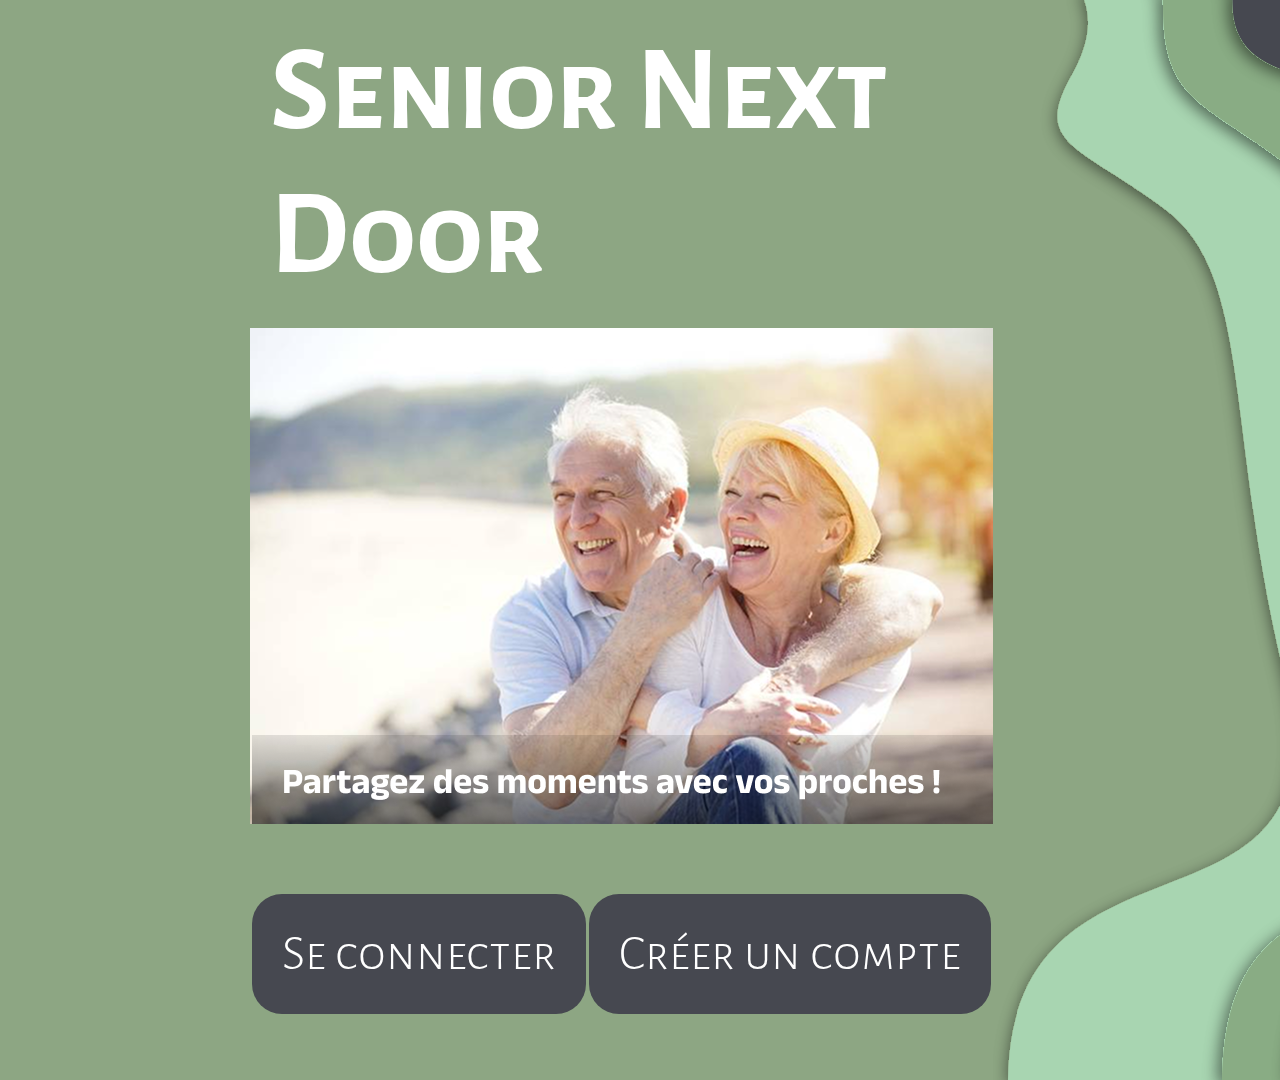
<file: index.html>
<!DOCTYPE html>
<html lang="en">
<head>
    <meta charset="UTF-8">
    <meta name="viewport" content="width=device-width, initial-scale=1.0">
    <link rel="stylesheet" href="index.css">
    <link rel="stylesheet" href="cnx.css">
    <link rel="preconnect" href="https://fonts.googleapis.com">
    <link rel="preconnect" href="https://fonts.gstatic.com" crossorigin>
    <link href="https://fonts.googleapis.com/css2?family=Alegreya+Sans+SC:ital,wght@0,100;0,300;0,400;0,500;0,700;0,800;0,900;1,100;1,300;1,400;1,500;1,700;1,800;1,900&display=swap" rel="stylesheet">
    <title>Senior Nex Door</title>
</head>
<body>
    <div style="display: flex; justify-content: space-between;">
        <div style="display: flex; flex-direction: column; align-items: center; margin-left: 250px;">
            <h1>Senior Next Door</h1>
            <img src="img/imgPresentation.png" alt="">
            <div style="display: flex; align-items: center; justify-content: space-around; width: 100%; margin-top: 40px;">
                <a href="connexion.php">Se connecter</a>
                <a href="cree_compte.php">Créer un compte</a>
            </div>
        </div>
        <img src="img/waveRight.svg" alt="">
        
    </div>
</body>
</html>
</file>
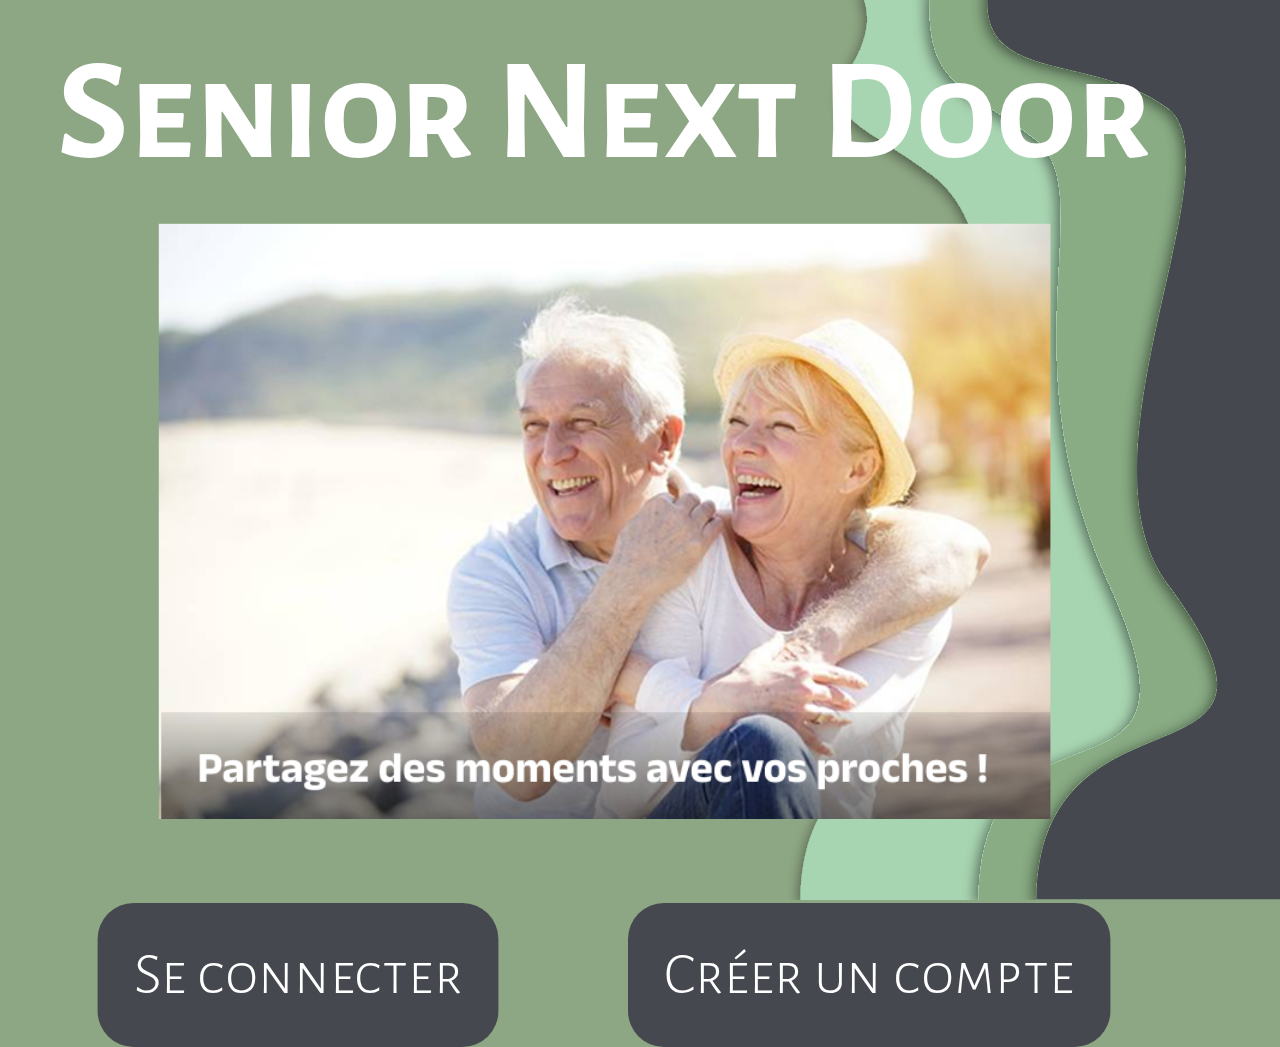
<file: public/index.html>
<!DOCTYPE html>
<html lang="en">
<head>
    <meta charset="UTF-8">
    <link rel="icon" href="favicon.ico" type="image/x-icon"/>
    <link rel="shortcut icon" href="favicon.ico" type="image/x-icon"/>
    <meta name="viewport" content="width=device-width, initial-scale=1.0">
    <link rel="stylesheet" href="style/index.css">
    <link rel="stylesheet" href="style/cnx.css">
    <link rel="preconnect" href="https://fonts.googleapis.com">
    <link rel="preconnect" href="https://fonts.gstatic.com" crossorigin>
    <link href="https://fonts.googleapis.com/css2?family=Alegreya+Sans+SC:ital,wght@0,100;0,300;0,400;0,500;0,700;0,800;0,900;1,100;1,300;1,400;1,500;1,700;1,800;1,900&display=swap" rel="stylesheet">
    <title>Senior Nex Door</title>
</head>
<body>
    <div style="display: flex; justify-content: end; height: 100%;">
        <div class="info">
            <h1>Senior Next Door</h1>
            <img src="img/imgPresentation.png" alt="">
            <div style="display: flex; align-items: center; justify-content: space-around; width: 100%; margin-top: 40px;">
                <a href="connexion.php">Se connecter</a>
                <a href="cree_compte.php">Créer un compte</a>
            </div>
        </div>
        <img src="img/waveRight.svg" alt="">
        
    </div>
</body>
</html>
</file>
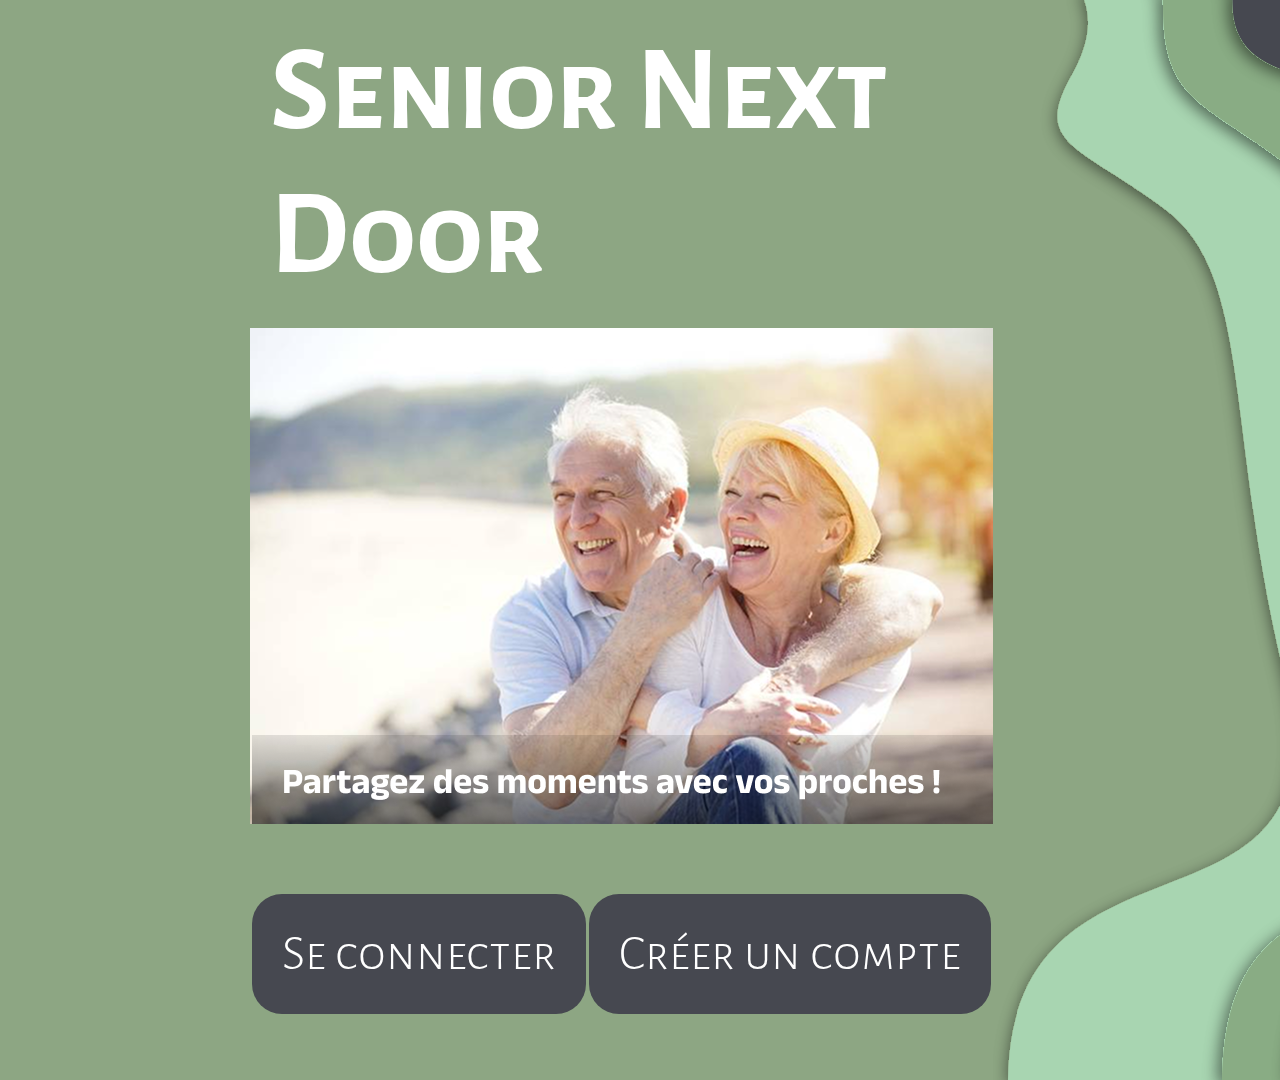
<file: seniorNextDoor/public/index.html>
<!DOCTYPE html>
<html lang="en">
<head>
    <meta charset="UTF-8">
    <link rel="icon" href="favicon.ico" type="image/x-icon"/>
    <link rel="shortcut icon" href="favicon.ico" type="image/x-icon"/>
    <meta name="viewport" content="width=device-width, initial-scale=1.0">
    <link rel="stylesheet" href="style/index.css">
    <link rel="stylesheet" href="style/cnx.css">
    <link rel="preconnect" href="https://fonts.googleapis.com">
    <link rel="preconnect" href="https://fonts.gstatic.com" crossorigin>
    <link href="https://fonts.googleapis.com/css2?family=Alegreya+Sans+SC:ital,wght@0,100;0,300;0,400;0,500;0,700;0,800;0,900;1,100;1,300;1,400;1,500;1,700;1,800;1,900&display=swap" rel="stylesheet">
    <title>Senior Nex Door</title>
</head>
<body>
    <div style="display: flex; justify-content: space-between;">
        <div style="display: flex; flex-direction: column; align-items: center; margin-left: 250px;">
            <h1>Senior Next Door</h1>
            <img src="img/imgPresentation.png" alt="">
            <div style="display: flex; align-items: center; justify-content: space-around; width: 100%; margin-top: 40px;">
                <a href="connexion.php">Se connecter</a>
                <a href="cree_compte.php">Créer un compte</a>
            </div>
        </div>
        <img src="img/waveRight.svg" alt="">
        
    </div>
</body>
</html>
</file>
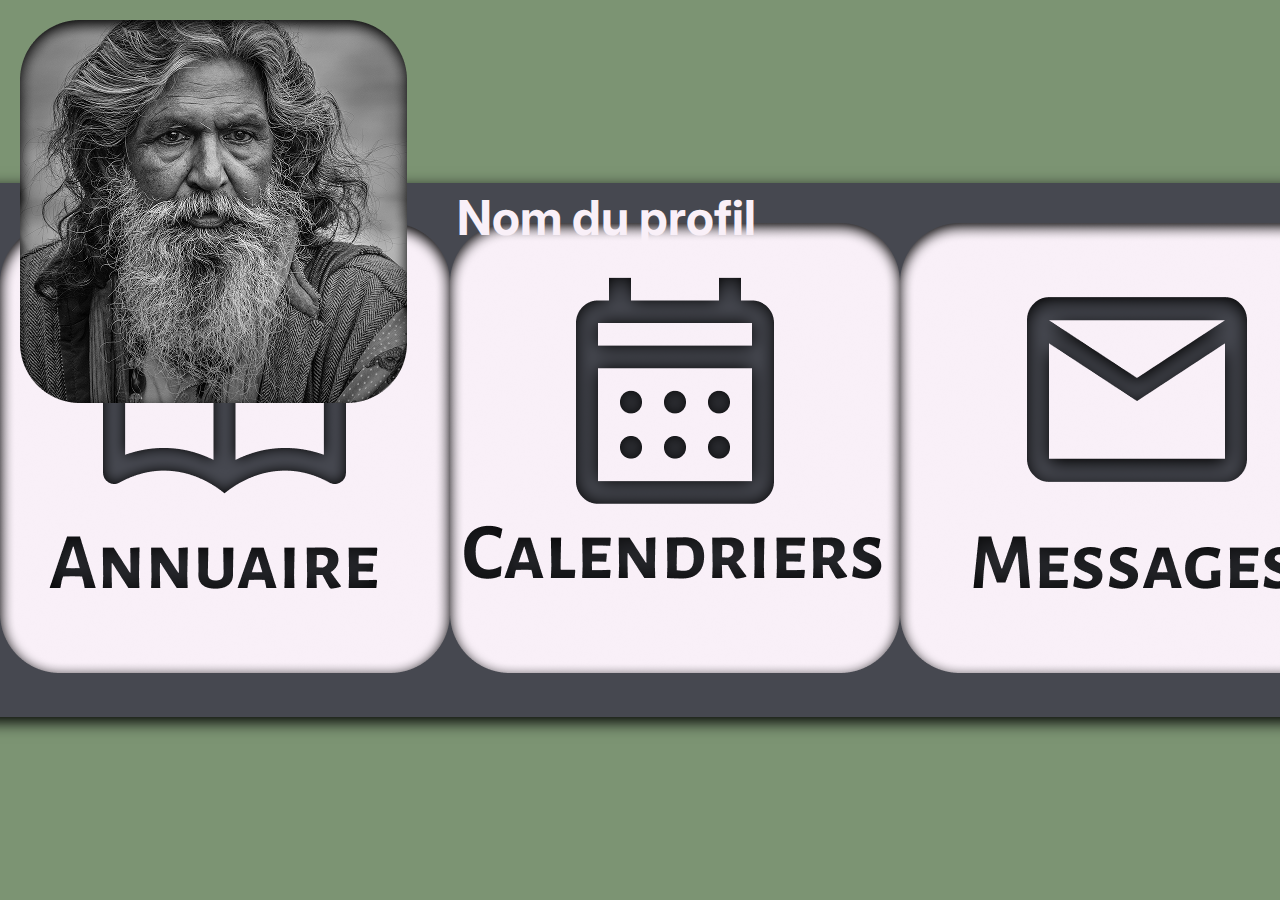
<file: home.html>
<!DOCTYPE html>
<html>
  <head>
    <meta charset="utf-8" />
    <title>Annuaire - Qualité dev</title>
    <link rel="stylesheet" href="home.css" />
    <link rel="preconnect" href="https://fonts.googleapis.com">
<link rel="preconnect" href="https://fonts.gstatic.com" crossorigin>
<link href="https://fonts.googleapis.com/css2?family=Alegreya+Sans+SC:ital,wght@0,100;0,300;0,400;0,500;0,700;0,800;0,900;1,100;1,300;1,400;1,500;1,700;1,800;1,900&display=swap" rel="stylesheet">
<link rel="preconnect" href="https://fonts.googleapis.com">
<link rel="preconnect" href="https://fonts.gstatic.com" crossorigin>
<link href="https://fonts.googleapis.com/css2?family=Alegreya+Sans+SC:ital,wght@0,100;0,300;0,400;0,500;0,700;0,800;0,900;1,100;1,300;1,400;1,500;1,700;1,800;1,900&family=Anek+Devanagari:wght@100..800&display=swap" rel="stylesheet">  
<link rel="preconnect" href="https://fonts.googleapis.com">
<link rel="preconnect" href="https://fonts.gstatic.com" crossorigin>
<link href="https://fonts.googleapis.com/css2?family=Inter:ital,opsz,wght@0,14..32,100..900;1,14..32,100..900&display=swap" rel="stylesheet">
</head>
<body>
<div class="profil">
    <a href="profil.html">
    <img src="GigaChad.png" alt="Photo de profil">
</a>
    <p><b>Nom du profil</b></p>
</div>
<div class="menu">
    <a href="annuaire.php"><img src="Annuaire.png"></a>
    <a href="calendrier.html"><img src="Calendrier.png"></a>
    <a href="messages.html"><img src="Messages.png"></a>
</div>
</div>
</body>
</html>
</file>
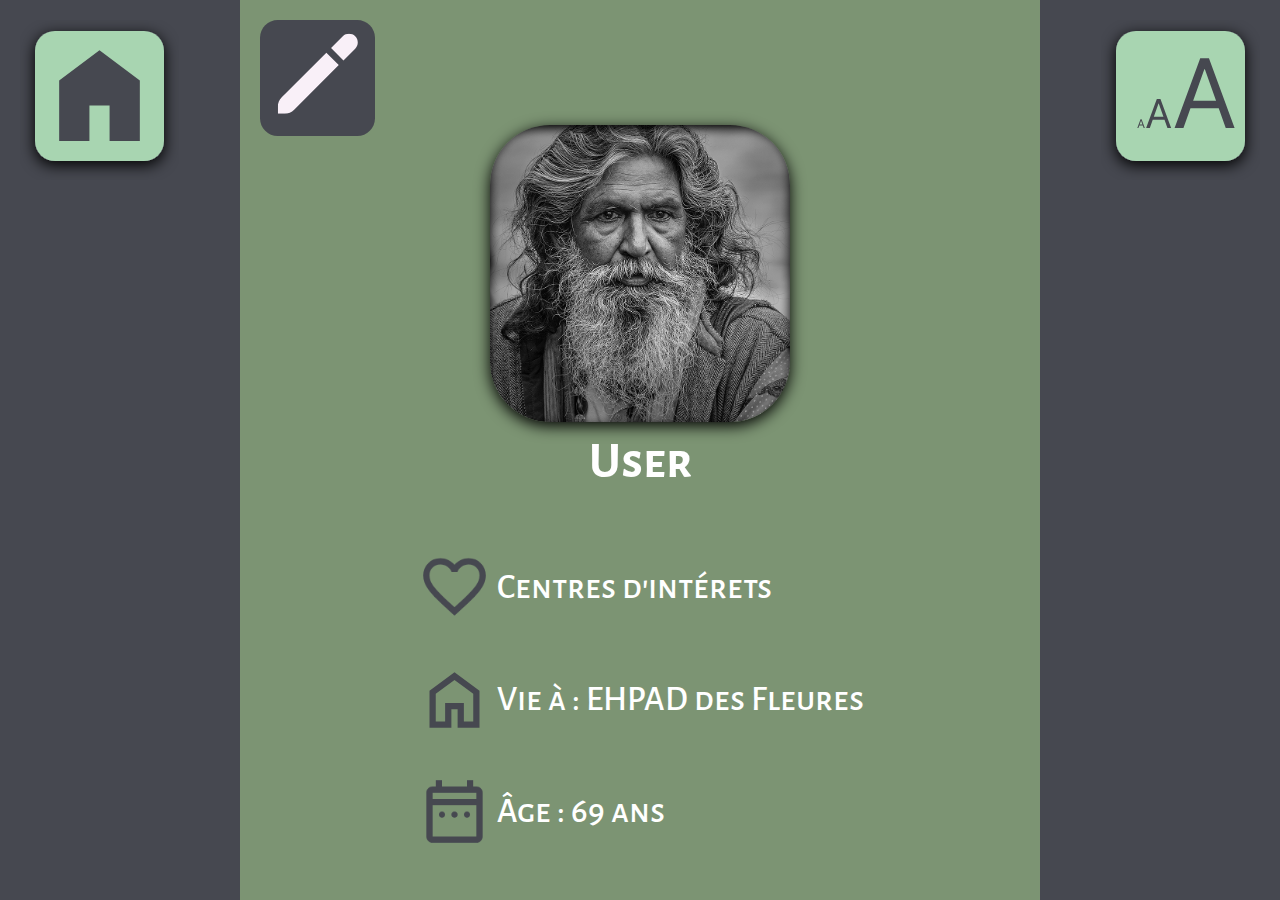
<file: profil.html>
<!DOCTYPE html>
<html lang="en">
<head>
    <meta charset="UTF-8">
    <meta name="viewport" content="width=device-width, initial-scale=1.0">
    <link rel="preconnect" href="https://fonts.googleapis.com">
    <link rel="preconnect" href="https://fonts.gstatic.com" crossorigin>
    <link href="https://fonts.googleapis.com/css2?family=Alegreya+Sans+SC:ital,wght@0,100;0,300;0,400;0,500;0,700;0,800;0,900;1,100;1,300;1,400;1,500;1,700;1,800;1,900&display=swap" rel="stylesheet">
    <link rel="stylesheet" href="profil.css">
    <title>Profil</title>
</head>
<body>
    <a href="home.php"><img style="position: absolute; top: 20px; left: 20px;" src="img/btnHome.svg" alt=""></a>

    <!-- implémanter l'augmentation de la taille du texte avec du js-->
    <a href="profil.html"><img style="position: absolute; top: 20px; right: 20px;" src="img/btnAugTailleText.svg" alt=""></a>

    <div style="display: flex; flex-direction: column; align-items: center;">
        <div class="divCenter">
            <img class="userIcon" src="img/userIcon.png" alt="">
            <h1>User</h1>
            <a href="compte.php"><img style="position: absolute; top: 20px; left: 20px; width: 115px;" src="img/btnModifCompte.svg" alt=""></a>
            <div class="descContainer">
                <div class="desc">
                    <img src="img/bio.svg" alt="">
                    <p>Centres d'intérets</p>
                </div>
                <div class="desc">
                    <img src="img/homeIcon.svg" alt="">
                    <p>Vie à : EHPAD des Fleures</p>
                </div>
                <div class="desc">
                    <img src="img/ageIcon.svg" alt="">
                    <p>Âge : 69 ans</p>
                </div>
            </div>
        </div>
    </div>
</body>
</html>
</file>
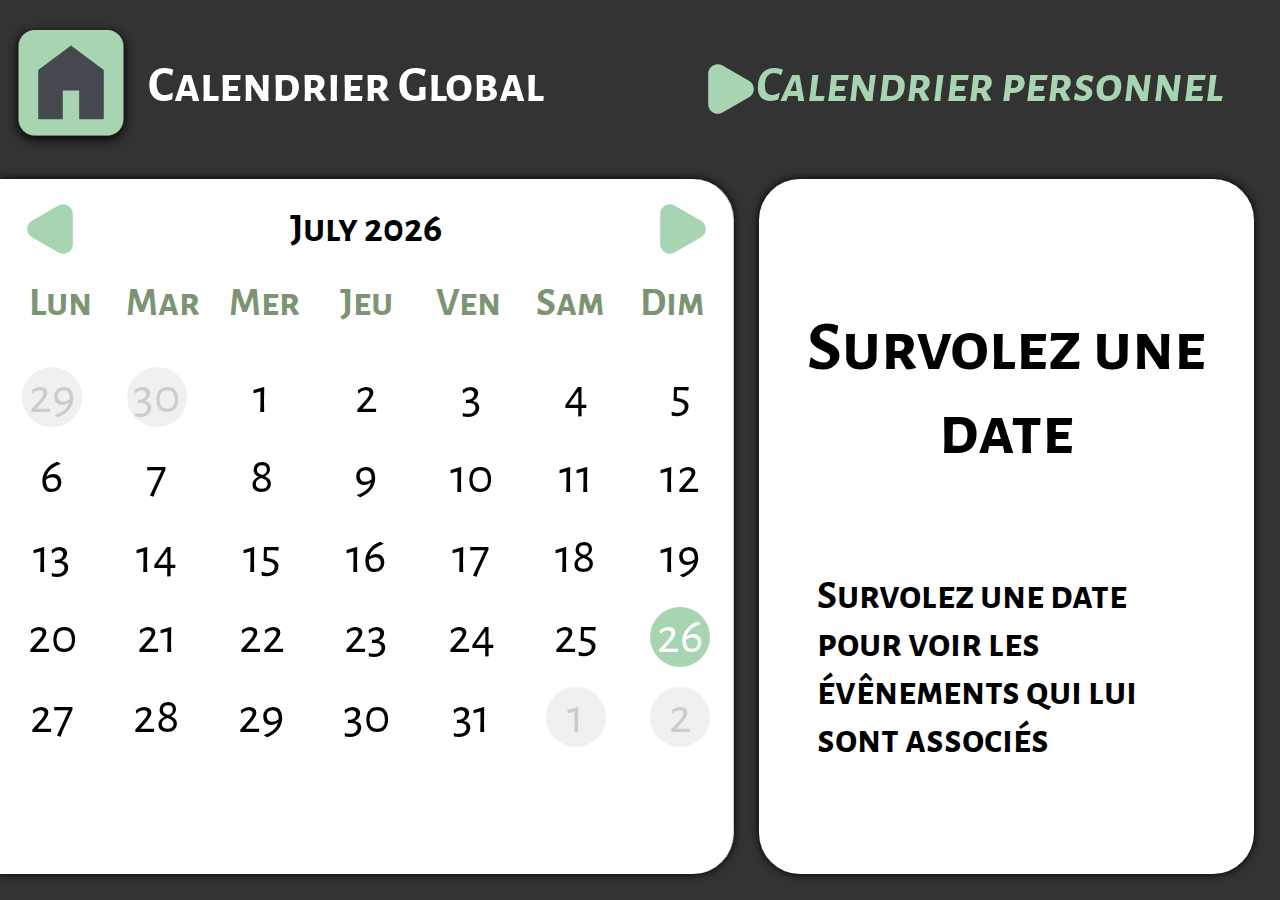
<file: public/CalendrierPerso.html>
<!DOCTYPE html>
<html lang="fr">
<script src="script/Main-perso.js" defer></script>

<head>
    <meta charset="UTF-8">
    <meta name="viewport" content="width=device-width, initial-scale=1.0">
    <title>Calendrier Global</title>
    <link rel="stylesheet" href="style/Stylesheet.css">
</head>

<body>
    <header>
        <div class="nav-buttons">
            <div class="calenderSelection">
                <button onclick="location.href='home.html'"><img src="img/Home.svg" alt="Home"></button>
                <button onclick="location.href='CalendrierGlobal.html'">Calendrier Global</button>

            </div>

            <button class="active"><img src="img/CalendarArrowRight.svg" alt="Calendrier Personnel">Calendrier personnel</button>
        </div>
    </header>
    <main>

        <section class="calendar-section-perso">
            <div class="calendar-header">
                <button id="prev-month"><img src="img/CalendarArrowLeft.svg" alt="Previous month"></button>
                <div class="monthYear" id="monthYear"></div>
                <button id="next-month"><img src="img/CalendarArrowRight.svg" alt="Next month"></button>
            </div>
            <div class="days">
                <div class="day">Lun</div>
                <div class="day">Mar</div>
                <div class="day">Mer</div>
                <div class="day">Jeu</div>
                <div class="day">Ven</div>
                <div class="day">Sam</div>
                <div class="day">Dim</div>
            </div>
            <div class="dates" id="dates"></div>
        </section>
        <section class="event-details-perso">
            <div class="description">
                <h2>Survolez une date</h2>
                <p>Survolez une date pour voir les évênements qui lui sont associés</p>
            </div>
        </section>
    </main>
</body>

</html>
</file>
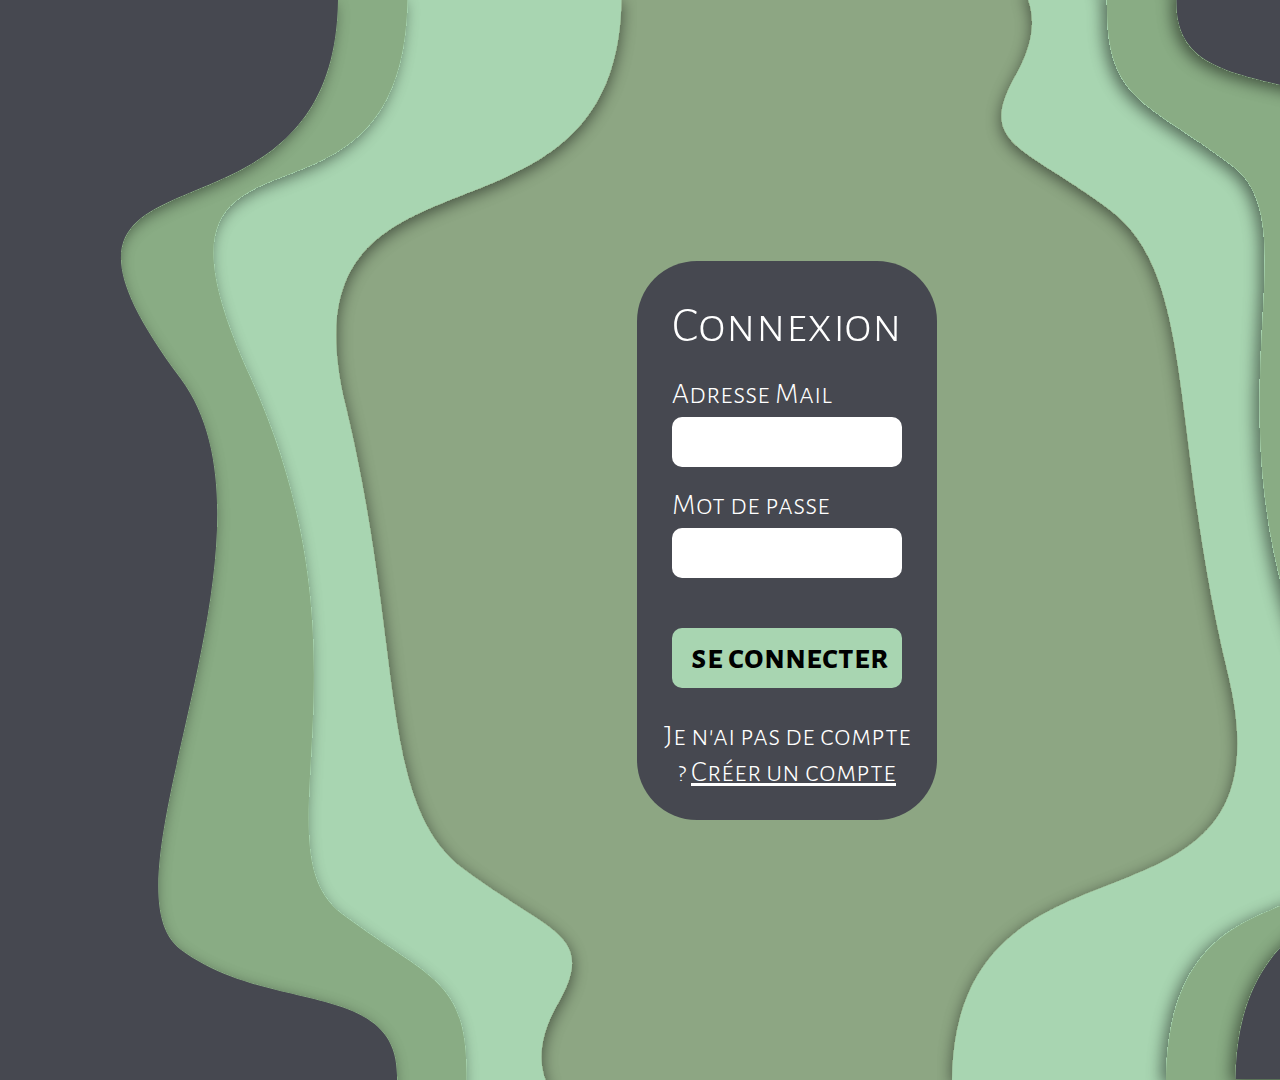
<file: public/connexion.html>
<!DOCTYPE html>
<html lang="fr">
<head>
    <meta charset="UTF-8">
    <link rel="icon" href="favicon.ico" type="image/x-icon"/>
    <link rel="shortcut icon" href="favicon.ico" type="image/x-icon"/>
    <meta name="viewport" content="width=device-width, initial-scale=1.0">
    <link rel="stylesheet" href="style/cnx.css">
    <link rel="preconnect" href="https://fonts.googleapis.com">
    <link rel="preconnect" href="https://fonts.gstatic.com" crossorigin>
    <link href="https://fonts.googleapis.com/css2?family=Alegreya+Sans+SC:ital,wght@0,100;0,300;0,400;0,500;0,700;0,800;0,900;1,100;1,300;1,400;1,500;1,700;1,800;1,900&display=swap" rel="stylesheet">
    
    <title>Se connecter</title>
</head>
<body>
    <div class="fexRowCenter">
        <img src="img/waveLeft.svg" alt="">
        <div class="loginContainer">
            <form action="auth.php" method="post">
            <h2 style="margin: 10px;">Connexion</h2>
                <div style="margin: 10px;">
                    <p>Adresse Mail</p>
                    <input type="text" name="login">
                    <p>Mot de passe</p>
                    <input type="text" name="mdp" >
                    <input id="submitBtn" type="submit" value="se connecter">
                </div>
                
            </form>
            <p style="text-align: center;">Je n'ai pas de compte ? <a href="cree_compte.html">Créer un compte</a></p>
        </div>
        <img src="img/waveRight.svg" alt="">
    </div>
</body>
</html>
</file>
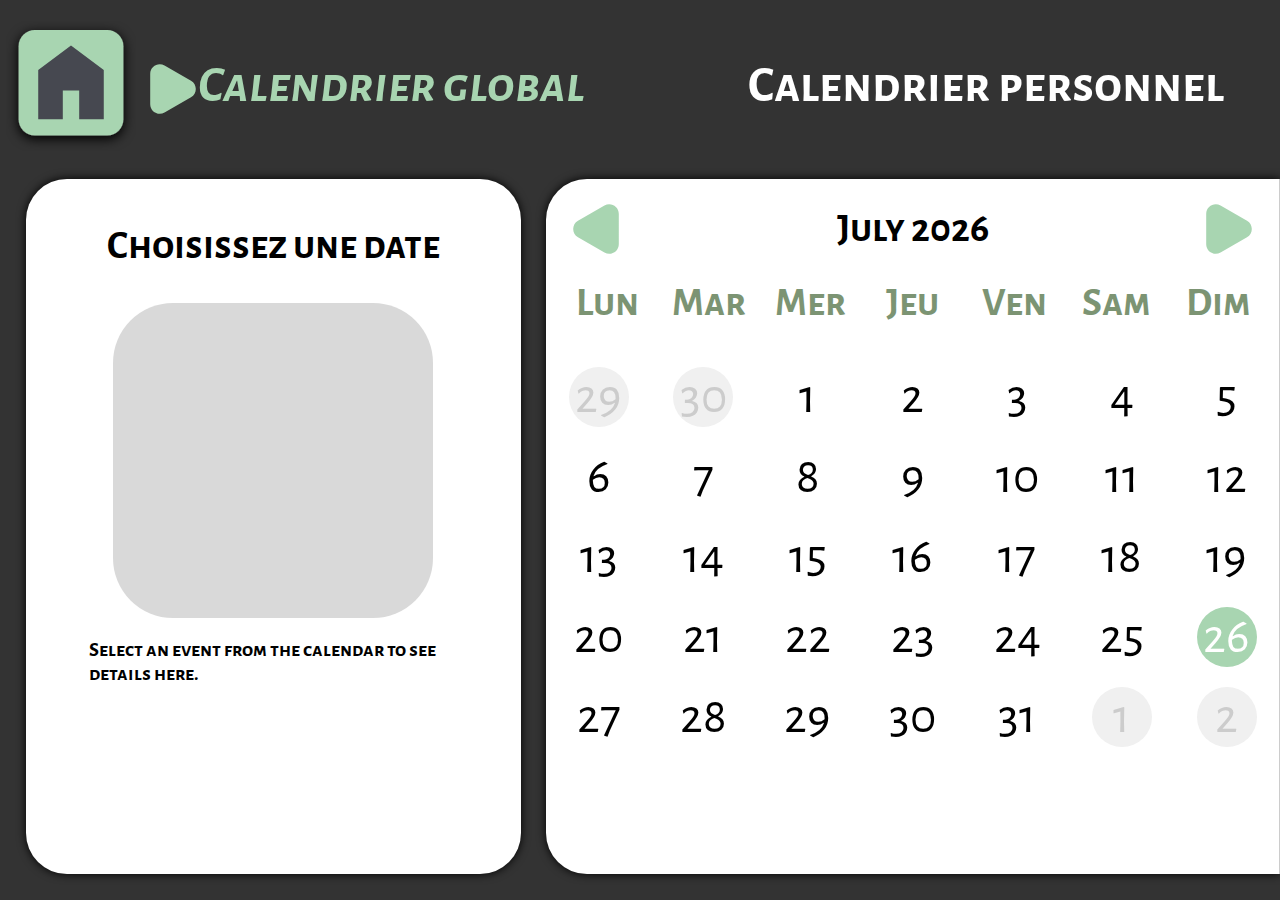
<file: Calendrier/CalendrierGlobal/CalendrierGlobal.html>
<!DOCTYPE html>
<html lang="en">
<script src="Main-global.js" defer></script>

<head>
    <meta charset="UTF-8">
    <meta name="viewport" content="width=device-width, initial-scale=1.0">
    <title>Calendrier Global</title>
    <link rel="stylesheet" href="../Stylesheet.css">
</head>

<body>
    <header>
        <div class="nav-buttons">
            <div class="calenderSelection">
                <button onclick="location.href='home.html'"><img src="Home.svg" alt="Home"></button>
                <button class="active"><img src="CalendarArrowRight.svg" alt="Calendrier Global">Calendrier global</button>
            </div>

            <button onclick="location.href='../CalendrierPerso/CalendrierPerso.html'">Calendrier personnel</button>
        </div>
    </header>
    <main>
        <section class="event-details-global">
            <div class="description">
                <h2>Choisissez une date</h2>
                <img src="Default.png" alt="Event Image">
                <p>Select an event from the calendar to see details here.</p>
            </div>
        </section>
        <section class="calendar-section-global">
            <div class="calendar-header">
                <button id="prev-month"><img src="CalendarArrowLeft.svg" alt="Previous month"></button>
                <div class="monthYear" id="monthYear"></div>
                <button id="next-month"><img src="CalendarArrowRight.svg" alt="Next month"></button>
            </div>
            <div class="days">
                <div class="day">Lun</div>
                <div class="day">Mar</div>
                <div class="day">Mer</div>
                <div class="day">Jeu</div>
                <div class="day">Ven</div>
                <div class="day">Sam</div>
                <div class="day">Dim</div>
            </div>
            <div class="dates" id="dates"></div>
        </section>
    </main>
</body>

</html>
</file>
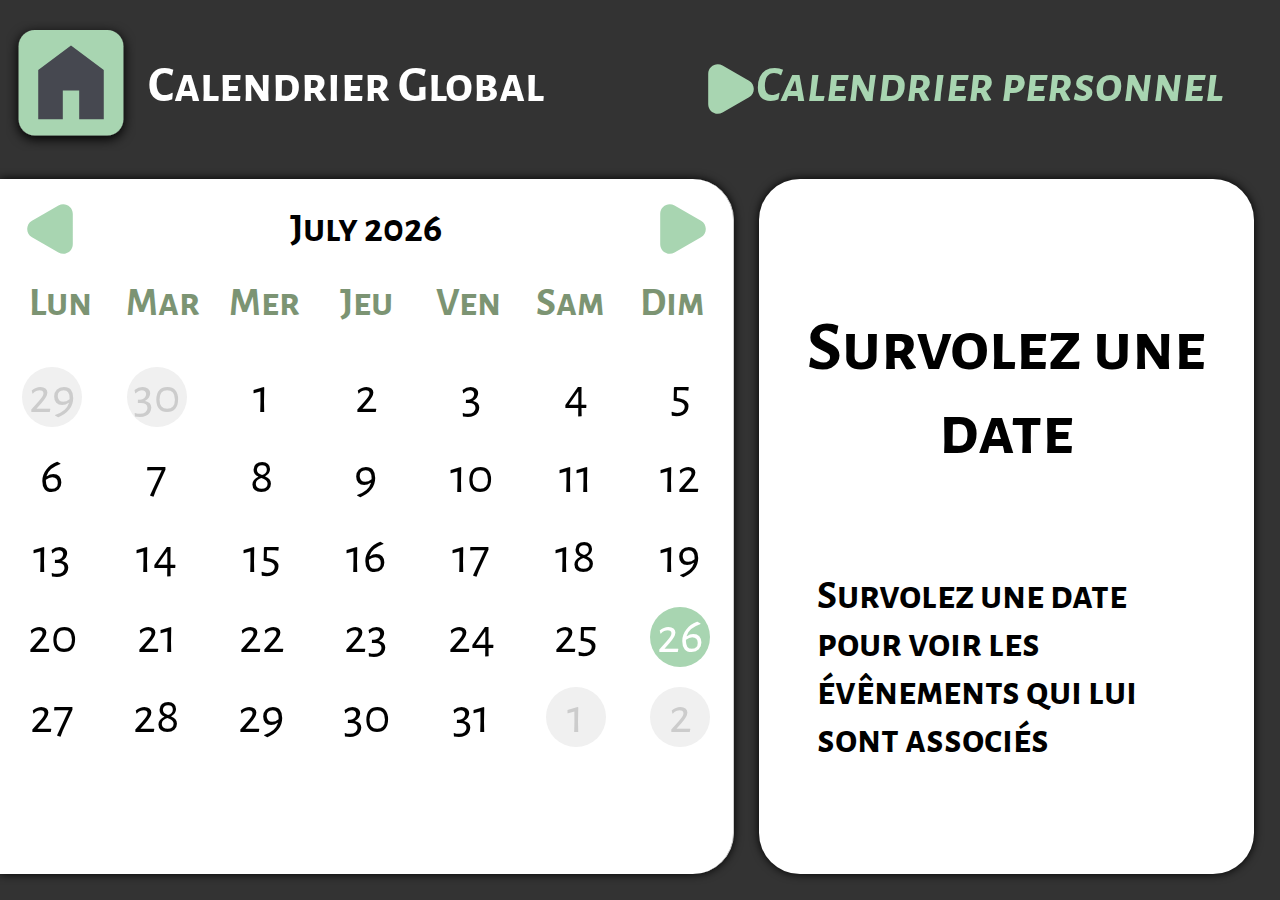
<file: Calendrier/CalendrierPerso/CalendrierPerso.html>
<!DOCTYPE html>
<html lang="en">
<script src="Main-perso.js" defer></script>

<head>
    <meta charset="UTF-8">
    <meta name="viewport" content="width=device-width, initial-scale=1.0">
    <title>Calendrier Global</title>
    <link rel="stylesheet" href="../Stylesheet.css">
</head>

<body>
    <header>
        <div class="nav-buttons">
            <div class="calenderSelection">
                <button onclick="location.href='home.html'"><img src="Home.svg" alt="Home"></button>
                <button onclick="location.href='../CalendrierGlobal/CalendrierGlobal.html'">Calendrier Global</button>

            </div>

            <button class="active"><img src="CalendarArrowRight.svg" alt="Calendrier Personnel">Calendrier personnel</button>
        </div>
    </header>
    <main>

        <section class="calendar-section-perso">
            <div class="calendar-header">
                <button id="prev-month"><img src="CalendarArrowLeft.svg" alt="Previous month"></button>
                <div class="monthYear" id="monthYear"></div>
                <button id="next-month"><img src="CalendarArrowRight.svg" alt="Next month"></button>
            </div>
            <div class="days">
                <div class="day">Lun</div>
                <div class="day">Mar</div>
                <div class="day">Mer</div>
                <div class="day">Jeu</div>
                <div class="day">Ven</div>
                <div class="day">Sam</div>
                <div class="day">Dim</div>
            </div>
            <div class="dates" id="dates"></div>
        </section>
        <section class="event-details-perso">
            <div class="description">
                <h2>Survolez une date</h2>
                <p>Survolez une date pour voir les évênements qui lui sont associés</p>
            </div>
        </section>
    </main>
</body>

</html>
</file>
<file: index.css>
body {
    margin: 0px;
    background-color: #8DA683;
}

h1 {
    font-family: "Alegreya Sans SC", sans-serif;
    font-weight: 700;
    font-style: normal;
    color: #FFFF;  
    font-size: 120px;
    margin: 20px;
}

a {
    background-color: #464850;
    font-size: 50px;
    font-family: "Alegreya Sans SC", sans-serif;
    font-weight: 300;
    font-style: normal;
    border: none;
    text-decoration: none;
    padding: 30px;
    border-radius: 30px;
    margin-top: 30px;
}
</file>
<file: cnx.css>
body {
    background-color: #8DA683;
    margin: 0px;
}

.fexRowCenter {
    display: flex;
    flex-direction: row;
    align-items: center;
    justify-content: space-between;
}

.loginContainer {
    background-color: #464850;
    border-radius: 60px;
    width: auto;
    padding: 25px;
    filter: drop-shadow(-4 4 15 black);
}

h2 {
    font-family: "Alegreya Sans SC", sans-serif;
    font-weight: 300;
    font-style: normal;
    color: #FFFF;  
    font-size: 50px;
    margin-top: 15px;
    margin-left: 15px;
}

input {
    width: calc(100% - 5px);
    height: 50px;
    border-radius: 10px;
    border: none;
    padding: 0px;
    padding-left: 5px;
    font-size: 30px;
}

p {
    font-family: "Alegreya Sans SC", sans-serif;
    font-weight: 300;
    font-style: normal;
    color: #FFFF;  
    font-size: 30px;
    
    margin-top: 20px;
    margin-bottom: 5px;
}

a {
    color: #FFFF;
}

#submitBtn {
    background-color: #A8D5B1;
    color: black; 

    margin-top: 50px;
    
    font-family: "Alegreya Sans SC", sans-serif;
    font-weight: 600;
    font-style: normal;
    font-size: 35px;

    border: none;

    width: 100%;

    height: 60px;
}

#submitBtn:hover {
    background-color: #a8d198;
    transition: 0.5s;
}

textarea {
    color: black; 
    width: calc(100% - 5px);
    height: 100px;

    resize: none;
    border-radius: 10px;
    border: none;
    padding: 0px;
    padding-left: 5px;
    padding-top: 4px;
    font-size: 30px;
}

#btnBack {
    position: absolute;
    top: 20px;
    left: 20px;
    z-index: 1;
}
</file>
<file: public/style/index.css>
body {
    margin: 0px;
    background-color: #8DA683;
    height: 100vh;
}

h1 {
    font-family: "Alegreya Sans SC", sans-serif;
    font-weight: 700;
    font-style: normal;
    color: #FFFF;  
    font-size: 120px;
    margin: 20px;
}

.info {
    display: flex; 
    flex-direction: column; 
    align-items: center; 
    position: absolute;
    top: 10%;
    left: 10%;
    transform: scale(1.2);
}

div img {
    
}


img {
    width: auto;
    height: 100%;
} 

a {
    background-color: #464850;
    font-size: 50px;
    font-family: "Alegreya Sans SC", sans-serif;
    font-weight: 300;
    font-style: normal;
    border: none;
    text-decoration: none;
    padding: 30px;
    border-radius: 30px;
    margin-top: 30px;
}
</file>
<file: public/style/cnx.css>
body {
    background-color: #8DA683;
    margin: 0px;
}

.fexRowCenter {
    display: flex;
    flex-direction: row;
    align-items: center;
    justify-content: space-between;
}

.loginContainer {
    background-color: #464850;
    border-radius: 60px;
    width: 662px;
    padding: 25px;
}

h2 {
    font-family: "Alegreya Sans SC", sans-serif;
    font-weight: 300;
    font-style: normal;
    color: #FFFF;  
    font-size: 50px;
    margin-top: 15px;
    margin-left: 15px;
}

input {
    width: calc(100% - 5px);
    height: 50px;
    border-radius: 10px;
    border: none;
    padding: 0px;
    padding-left: 5px;
    font-size: 30px;
}

p {
    font-family: "Alegreya Sans SC", sans-serif;
    font-weight: 300;
    font-style: normal;
    color: #FFFF;  
    font-size: 30px;
    
    margin-top: 20px;
    margin-bottom: 5px;
}

a {
    color: #FFFF;
}

#submitBtn {
    background-color: #A8D5B1;
    color: black; 

    margin-top: 50px;
    
    font-family: "Alegreya Sans SC", sans-serif;
    font-weight: 600;
    font-style: normal;
    font-size: 35px;

    border: none;

    width: 100%;

    height: 60px;
}

#submitBtn:hover {
    background-color: #a8d198;
    transition: 0.5s;
}

textarea {
    color: black; 
    width: calc(100% - 5px);
    height: 100px;
    resize: none;
    border-radius: 10px;
    border: none;
    padding: 0px;
    padding-left: 5px;
    padding-top: 4px;
    font-size: 30px;
}

#btnBack {
    position: absolute;
    top: 20px;
    left: 20px;
    z-index: 1;
} 

.err {
    font-weight: bold;
    font-size: 28px;
    color: rgb(226, 69, 69);
    text-align: center;
}

.msg {
    font-weight: bold;
    font-size: 28px;
    color: white;
    text-align: center;
}

.avatar {
    max-width: 200px;
    height: auto;
}

.containerVertialCenter {
    display: flex;
    flex-direction: column;
    align-items: center;
}

form {
    margin-bottom: 30px;
} 

#btnRadio {
    width: 30px;
    height: 30px;
}


.inputContainer {
    display: flex;
    align-items: center;
    width: inherit;
}

.btnEye {
    margin-left: -50px;
    width: 40px;
    height: 40px;
    background-size: cover;
    background-position: center;
    background-repeat: no-repeat;
    border: none;
    cursor: pointer;
    padding: 0;
    background-color: transparent;
    background-image: url('../img/eyeClosed.svg');
}
</file>
<file: seniorNextDoor/public/style/index.css>
body {
    margin: 0px;
    background-color: #8DA683;
}

h1 {
    font-family: "Alegreya Sans SC", sans-serif;
    font-weight: 700;
    font-style: normal;
    color: #FFFF;  
    font-size: 120px;
    margin: 20px;
}

a {
    background-color: #464850;
    font-size: 50px;
    font-family: "Alegreya Sans SC", sans-serif;
    font-weight: 300;
    font-style: normal;
    border: none;
    text-decoration: none;
    padding: 30px;
    border-radius: 30px;
    margin-top: 30px;
}
</file>
<file: seniorNextDoor/public/style/cnx.css>
body {
    background-color: #8DA683;
    margin: 0px;
}

.fexRowCenter {
    display: flex;
    flex-direction: row;
    align-items: center;
    justify-content: space-between;
}

.loginContainer {
    background-color: #464850;
    border-radius: 60px;
    width: auto;
    padding: 25px;
    filter: drop-shadow(-4 4 15 black);
}

h2 {
    font-family: "Alegreya Sans SC", sans-serif;
    font-weight: 300;
    font-style: normal;
    color: #FFFF;  
    font-size: 50px;
    margin-top: 15px;
    margin-left: 15px;
}

input {
    width: calc(100% - 5px);
    height: 50px;
    border-radius: 10px;
    border: none;
    padding: 0px;
    padding-left: 5px;
    font-size: 30px;
}

p {
    font-family: "Alegreya Sans SC", sans-serif;
    font-weight: 300;
    font-style: normal;
    color: #FFFF;  
    font-size: 30px;
    
    margin-top: 20px;
    margin-bottom: 5px;
}

a {
    color: #FFFF;
}

#submitBtn {
    background-color: #A8D5B1;
    color: black; 

    margin-top: 50px;
    
    font-family: "Alegreya Sans SC", sans-serif;
    font-weight: 600;
    font-style: normal;
    font-size: 35px;

    border: none;

    width: 100%;

    height: 60px;
}

#submitBtn:hover {
    background-color: #a8d198;
    transition: 0.5s;
}

textarea {
    color: black; 
    width: calc(100% - 5px);
    height: 100px;
    resize: none;
    border-radius: 10px;
    border: none;
    padding: 0px;
    padding-left: 5px;
    padding-top: 4px;
    font-size: 30px;
}

#btnBack {
    position: absolute;
    top: 20px;
    left: 20px;
    z-index: 1;
} 

.err {
    font-weight: bold;
    font-size: 28px;
    color: rgb(226, 69, 69);
    text-align: center;
}
</file>
<file: home.css>
html, body {
    background-color: #7C9473;
    width: 100%;
    height: 100%;
    margin : 0;
    padding: 0;
    display: flex;
    flex-direction: column;
    align-items: stretch;
    justify-content: center;
}

.profil {
    position: absolute;
    top: 0px; 
    left: 0px;
    display : flex;
    align-items: center;
    font-family: "Inter", sans-serif;
    color : #F9F0F8;
    font-size: 3em;
    margin : 20px;
}

.menu {
    display : flex;
    justify-content: space-evenly;
    background-color: #464850;
    align-items: center;
    box-shadow: 0px 5px 15px black;
    margin : 0;
    align-self: center;
    padding: 40px;
    width: 100%;
}

.profil p {
    margin-left : 50px;
}
</file>
<file: profil.css>
body {
    margin: 0px;
    background-color: #464850;
}

.divCenter {
    background-color: #7C9473;
    width: 800px;
    position: relative;
    display: flex;
    flex-direction: column;
    align-items: center;
    height: 100vh;
}

.userIcon {
    margin-top: 125px;
    border-radius: 60px;
    width: 300px;
    box-shadow: 0px 4px 15px black;
}

h1 {
    font-family: "Alegreya Sans SC", sans-serif;
    font-weight: 700;
    font-style: normal;
    color: #FFFF;  
    font-size: 50px;
    margin: 10px;
    margin-bottom: 40px;
}

.descContainer {
    display: flex;
    flex-direction: column;
}

.desc {
    display: flex;
    align-items: center;
}

.desc > img {
    width: 75px;
    margin-right: 5px;
}

.desc > p {
    font-family: "Alegreya Sans SC", sans-serif;
    font-weight: 500;
    font-style: normal;
    color: #FFFF;  
    font-size: 35px;
}
</file>
<file: public/style/Stylesheet.css>
@import url('https://fonts.googleapis.com/css2?family=Alegreya+Sans+SC:wght@400;700&display=swap');
body {
    font-family: 'Alegreya Sans SC', sans-serif;
    margin: 0;
    padding: 0;
    display: flex;
    flex-direction: column;
    justify-content: center;
    min-height: 100vh;
    background-color: #333;
}

header {
    display: flex;
    justify-content: space-around;
    align-items: center;
    background-color: transparent;
}

.nav-buttons {
    display: flex;
    justify-content: space-between;
    width: 100%;
    padding-right: 50px;
    padding-top: 20px
}

.nav-buttons .calenderSelection {
    display: flex;
    justify-content: space-evenly;
    align-items: center;
}

.nav-buttons button {
    font-family: 'Alegreya Sans SC', sans-serif;
    font-size: 50px;
    font-weight: bold;
    background-color: transparent;
    color: white;
    border: none;
    cursor: pointer;
}

.nav-buttons button:hover {
    box-shadow: inset 0 0 10px rgba(0, 10, 10, 10);
    border-radius: 10px;
}

.nav-buttons button.active {
    color: #A8D5B1;
    font-style: italic;
}

.nav-buttons button.active img {
    width: 50px;
    height: 50px;
}

.nav-buttons img {
    width: 130px;
    height: 130px;
    vertical-align: middle;
}

main {
    display: flex;
    flex: 1;
    align-items: center;
    gap: 2vw;
}

.event-details-global {
    display: flex;
    flex: 2;
    padding: 20px;
    flex-direction: column;
    justify-content: flex-start;
    align-items: center;
    height: 75vh;
    margin-left: 2vw;
    padding: 10px;
    background: #fff;
    border-radius: 41px;
    box-shadow: 0 0 10px rgba(0, 0, 0, 4);
}

.event-details-global img {
    width: 25vw;
    height: 35vh;
    border-radius: 60px;
    transition: 0.2s;
}

.event-details-global .description {
    display: flex;
    flex-direction: column;
    align-items: center;
}

.event-details-global .description h2 {
    text-align: center;
    font-size: 40px;
    font-weight: bold;
}

.event-details-global .description p {
    font-size: 20px;
    font-weight: bold;
    padding-left: 10%;
    padding-right: 10%;
    justify-content: center;
}

.calendar-section-global {
    height: 75vh;
    display: flex;
    flex-direction: column;
    flex: 3;
    border-right: 1px solid #ccc;
    padding: 10px;
    background: #fff;
    border-radius: 41px 0 0 41px;
    box-shadow: 0 0 10px rgba(0, 0, 0, 4);
}

.event-details-perso {
    display: flex;
    flex: 2;
    padding: 20px;
    flex-direction: column;
    justify-content: center;
    height: 75vh;
    margin-right: 2vw;
    padding: 10px;
    background: #fff;
    border-radius: 41px;
    box-shadow: 0 0 10px rgba(0, 0, 0, 4);
}

.event-details-perso img {
    width: 25vw;
    height: 35vh;
    border-radius: 60px;
    transition: 0.2s;
}

.event-details-perso .description {
    display: flex;
    flex-direction: column;
    align-items: center;
}

.event-details-perso .description h2 {
    text-align: center;
    font-size: 70px;
    font-weight: bold;
}

.event-details-perso .description p {
    font-size: 40px;
    font-weight: bold;
    padding-left: 10%;
    padding-right: 10%;
    justify-content: center;
}

.calendar-section-perso {
    height: 75vh;
    display: flex;
    flex-direction: column;
    flex: 3;
    border-right: 1px solid #ccc;
    padding: 10px;
    background: #fff;
    border-radius: 0 41px 41px 0;
    box-shadow: 0 0 10px rgba(0, 0, 0, 4);
}

.calendar-header {
    display: flex;
    justify-content: space-between;
    align-items: center;
    margin-bottom: 10px;
}

.monthYear {
    text-align: center;
    font-size: 40px;
    font-weight: bold;
}

.calendar-header button {
    display: flex;
    align-items: center;
    justify-content: center;
    border: none;
    background: transparent;
    padding: 15px;
    cursor: pointer;
}

.calendar-header button img {
    width: 50px;
    height: 50px;
}

.days {
    display: grid;
    grid-template-columns: repeat(7, 1fr);
    padding-bottom: 40px;
}

.day {
    text-align: center;
    font-size: 40px;
    font-weight: bold;
    color: #7C9473;
}

.dates {
    display: grid;
    grid-template-columns: repeat(7, 1fr);
    gap: 20px;
}

.date {
    display: flex;
    justify-content: center;
    align-items: center;
    text-align: center;
    padding: 10px;
    margin: auto;
    cursor: pointer;
    font-size: 50px;
    border-radius: 50%;
    width: 40px;
    height: 40px;
    transition: 0.2s;
}

.date.active {
    background-color: #A8D5B1;
    color: rgb(255, 255, 255);
}

.date:hover {
    background-color: #464850;
    color: rgb(255, 255, 255);
}

.date.inactive {
    background-color: #f0f0f0;
    color: #ccc;
}
</file>
<file: Calendrier/Stylesheet.css>
@import url('https://fonts.googleapis.com/css2?family=Alegreya+Sans+SC:wght@400;700&display=swap');
body {
    font-family: 'Alegreya Sans SC', sans-serif;
    margin: 0;
    padding: 0;
    display: flex;
    flex-direction: column;
    justify-content: center;
    min-height: 100vh;
    background-color: #333;
}

header {
    display: flex;
    justify-content: space-around;
    align-items: center;
    background-color: transparent;
}

.nav-buttons {
    display: flex;
    justify-content: space-between;
    width: 100%;
    padding-right: 50px;
    padding-top: 20px
}

.nav-buttons .calenderSelection {
    display: flex;
    justify-content: space-evenly;
    align-items: center;
}

.nav-buttons button {
    font-family: 'Alegreya Sans SC', sans-serif;
    font-size: 50px;
    font-weight: bold;
    background-color: transparent;
    color: white;
    border: none;
    cursor: pointer;
}

.nav-buttons button:hover {
    box-shadow: inset 0 0 10px rgba(0, 10, 10, 10);
    border-radius: 10px;
}

.nav-buttons button.active {
    color: #A8D5B1;
    font-style: italic;
}

.nav-buttons button.active img {
    width: 50px;
    height: 50px;
}

.nav-buttons img {
    width: 130px;
    height: 130px;
    vertical-align: middle;
}

main {
    display: flex;
    flex: 1;
    align-items: center;
    gap: 2vw;
}

.event-details-global {
    display: flex;
    flex: 2;
    padding: 20px;
    flex-direction: column;
    justify-content: flex-start;
    align-items: center;
    height: 75vh;
    margin-left: 2vw;
    padding: 10px;
    background: #fff;
    border-radius: 41px;
    box-shadow: 0 0 10px rgba(0, 0, 0, 4);
}

.event-details-global img {
    width: 25vw;
    height: 35vh;
    border-radius: 60px;
    transition: 0.2s;
}

.event-details-global .description {
    display: flex;
    flex-direction: column;
    align-items: center;
}

.event-details-global .description h2 {
    text-align: center;
    font-size: 40px;
    font-weight: bold;
}

.event-details-global .description p {
    font-size: 20px;
    font-weight: bold;
    padding-left: 10%;
    padding-right: 10%;
    justify-content: center;
}

.calendar-section-global {
    height: 75vh;
    display: flex;
    flex-direction: column;
    flex: 3;
    border-right: 1px solid #ccc;
    padding: 10px;
    background: #fff;
    border-radius: 41px 0 0 41px;
    box-shadow: 0 0 10px rgba(0, 0, 0, 4);
}

.event-details-perso {
    display: flex;
    flex: 2;
    padding: 20px;
    flex-direction: column;
    justify-content: center;
    height: 75vh;
    margin-right: 2vw;
    padding: 10px;
    background: #fff;
    border-radius: 41px;
    box-shadow: 0 0 10px rgba(0, 0, 0, 4);
}

.event-details-perso img {
    width: 25vw;
    height: 35vh;
    border-radius: 60px;
    transition: 0.2s;
}

.event-details-perso .description {
    display: flex;
    flex-direction: column;
    align-items: center;
}

.event-details-perso .description h2 {
    text-align: center;
    font-size: 70px;
    font-weight: bold;
}

.event-details-perso .description p {
    font-size: 40px;
    font-weight: bold;
    padding-left: 10%;
    padding-right: 10%;
    justify-content: center;
}

.calendar-section-perso {
    height: 75vh;
    display: flex;
    flex-direction: column;
    flex: 3;
    border-right: 1px solid #ccc;
    padding: 10px;
    background: #fff;
    border-radius: 0 41px 41px 0;
    box-shadow: 0 0 10px rgba(0, 0, 0, 4);
}

.calendar-header {
    display: flex;
    justify-content: space-between;
    align-items: center;
    margin-bottom: 10px;
}

.monthYear {
    text-align: center;
    font-size: 40px;
    font-weight: bold;
}

.calendar-header button {
    display: flex;
    align-items: center;
    justify-content: center;
    border: none;
    background: transparent;
    padding: 15px;
    cursor: pointer;
}

.calendar-header button img {
    width: 50px;
    height: 50px;
}

.days {
    display: grid;
    grid-template-columns: repeat(7, 1fr);
    padding-bottom: 40px;
}

.day {
    text-align: center;
    font-size: 40px;
    font-weight: bold;
    color: #7C9473;
}

.dates {
    display: grid;
    grid-template-columns: repeat(7, 1fr);
    gap: 20px;
}

.date {
    display: flex;
    justify-content: center;
    align-items: center;
    text-align: center;
    padding: 10px;
    margin: auto;
    cursor: pointer;
    font-size: 50px;
    border-radius: 50%;
    width: 40px;
    height: 40px;
    transition: 0.2s;
}

.date.active {
    background-color: #A8D5B1;
    color: rgb(255, 255, 255);
}

.date:hover {
    background-color: #464850;
    color: rgb(255, 255, 255);
}

.date.inactive {
    background-color: #f0f0f0;
    color: #ccc;
}
</file>
